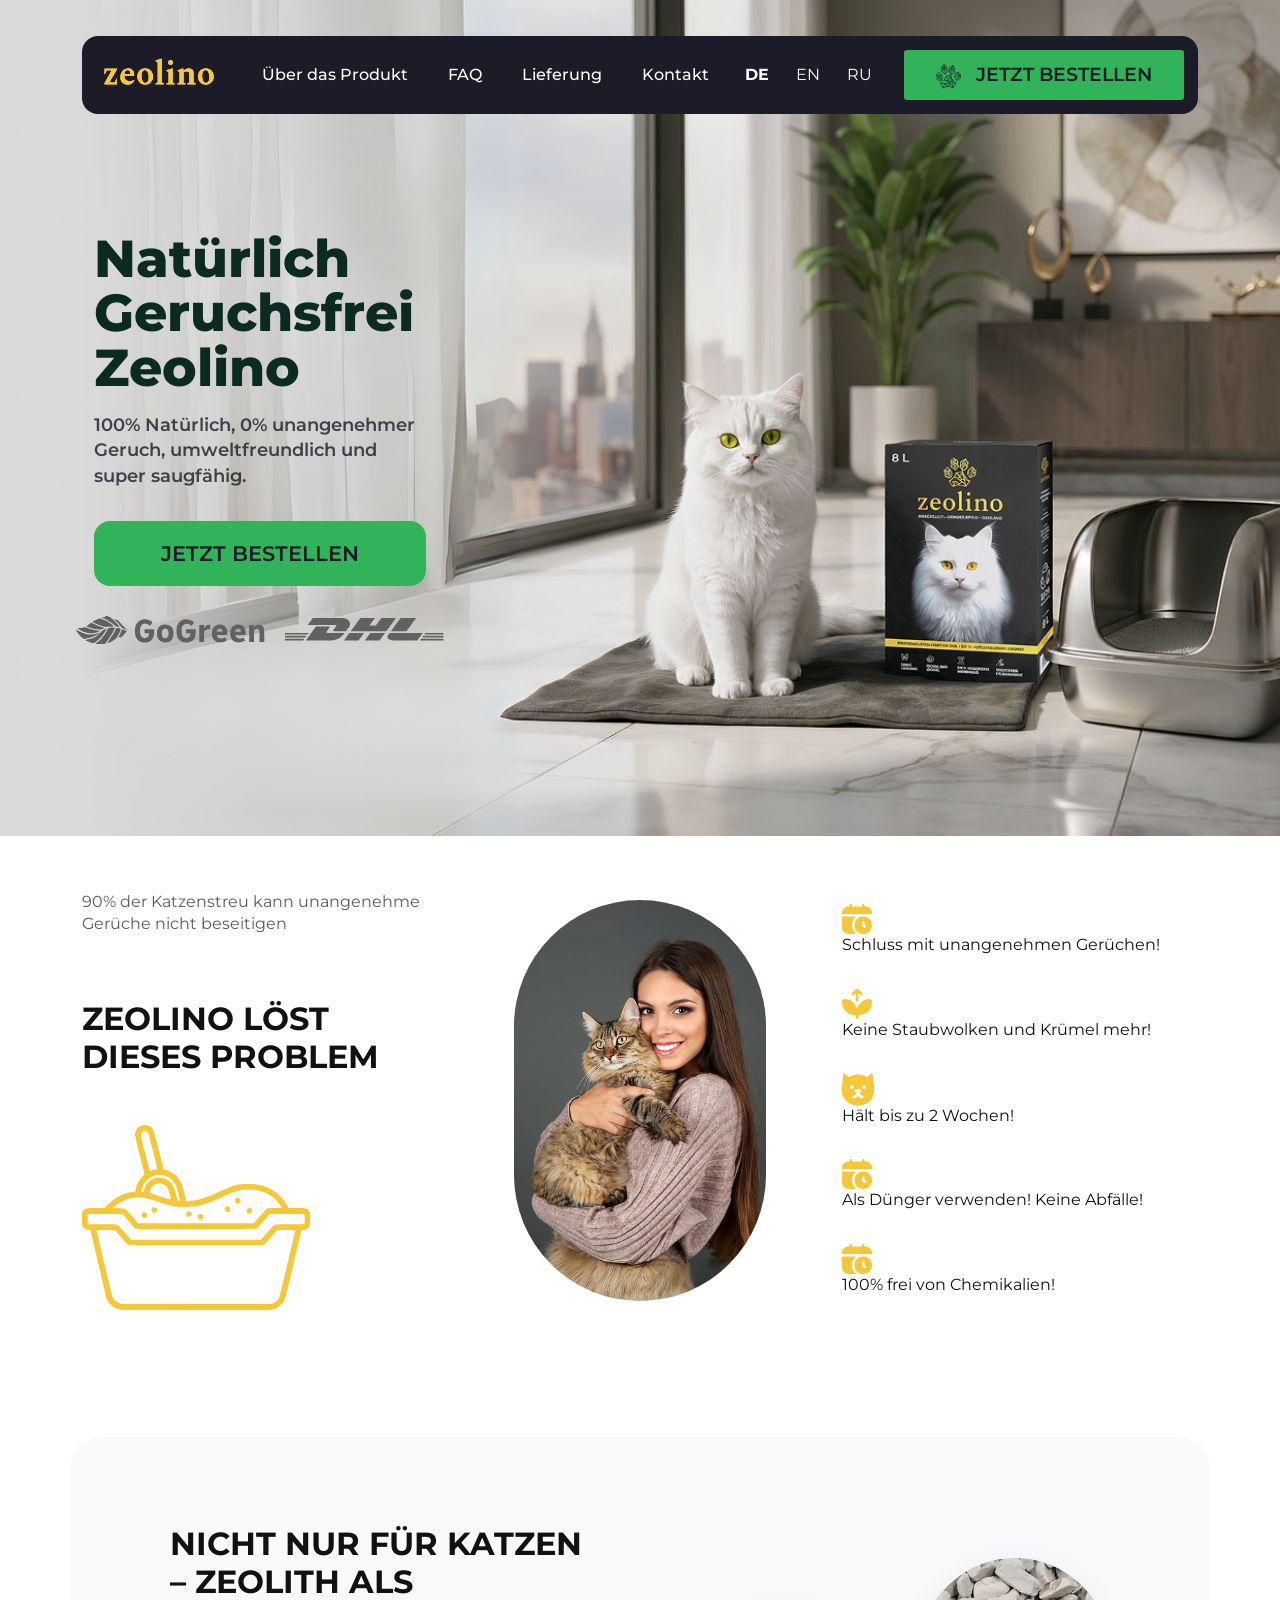
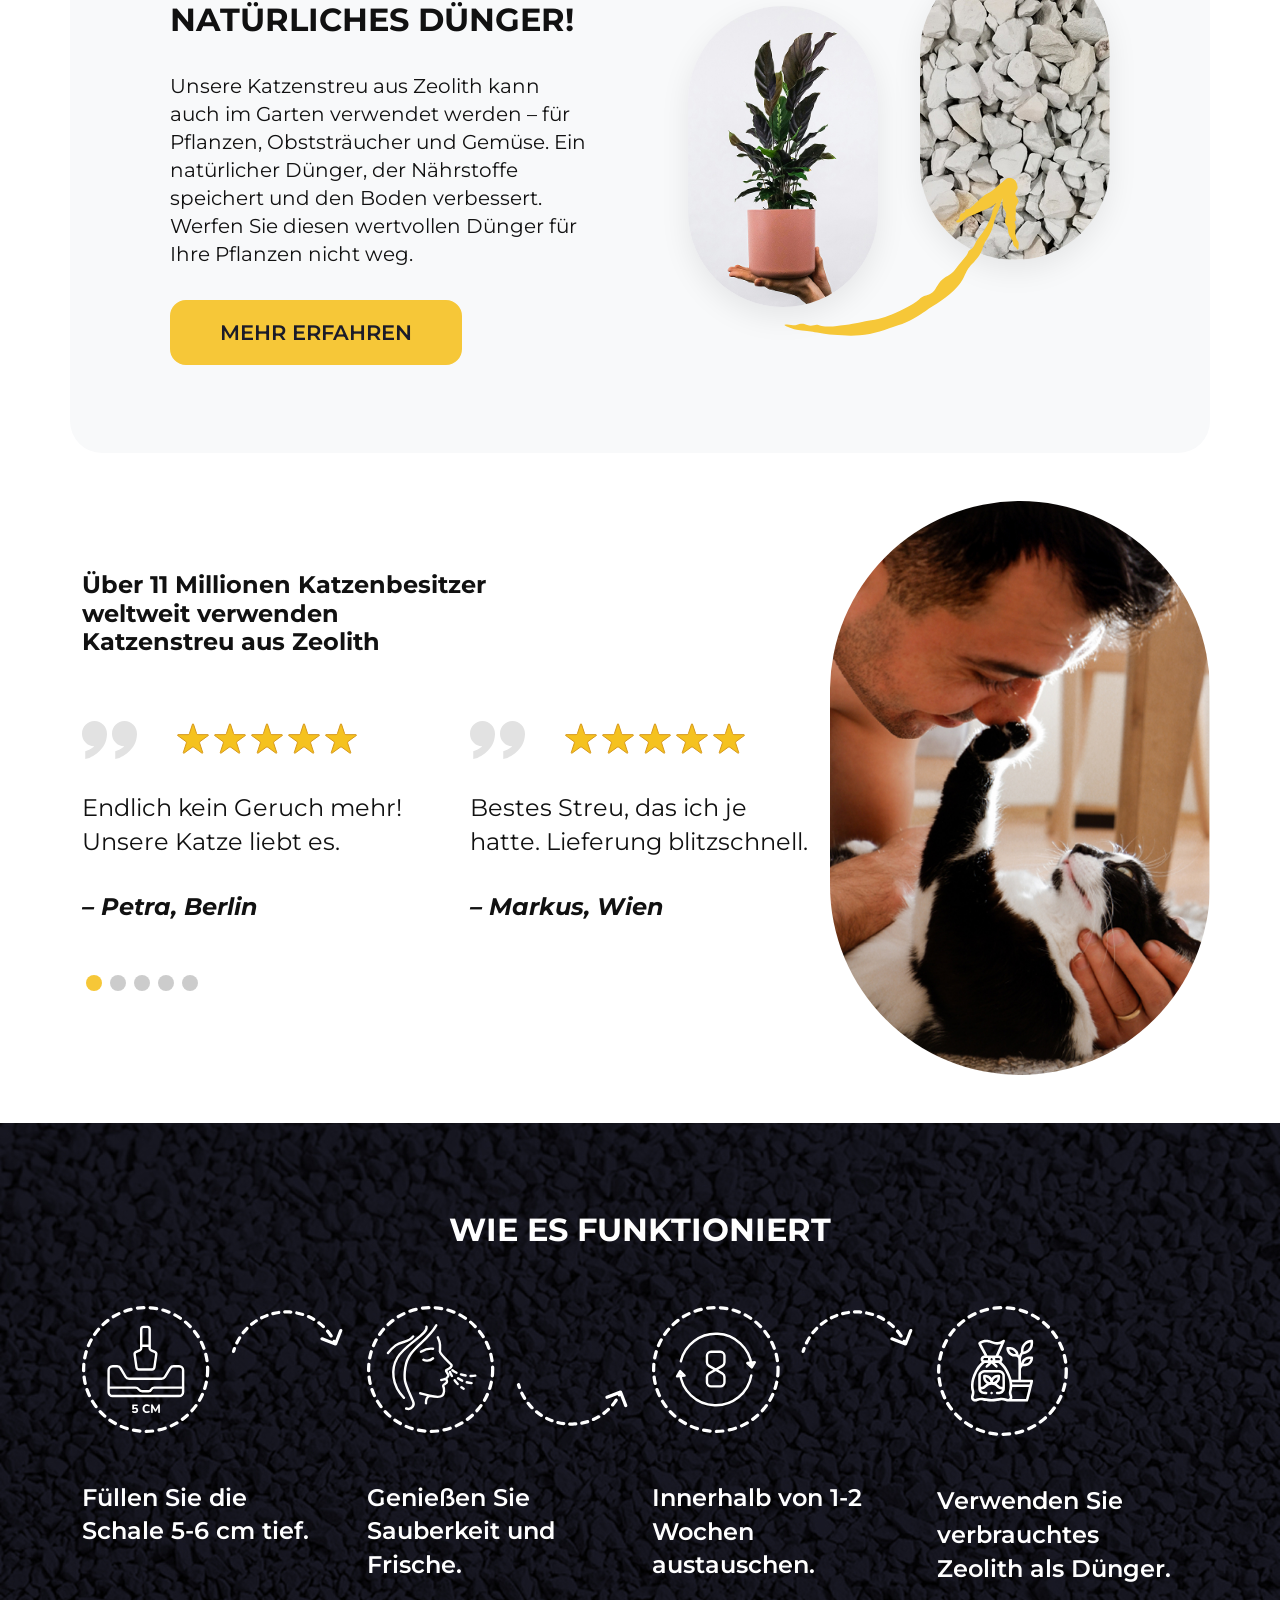
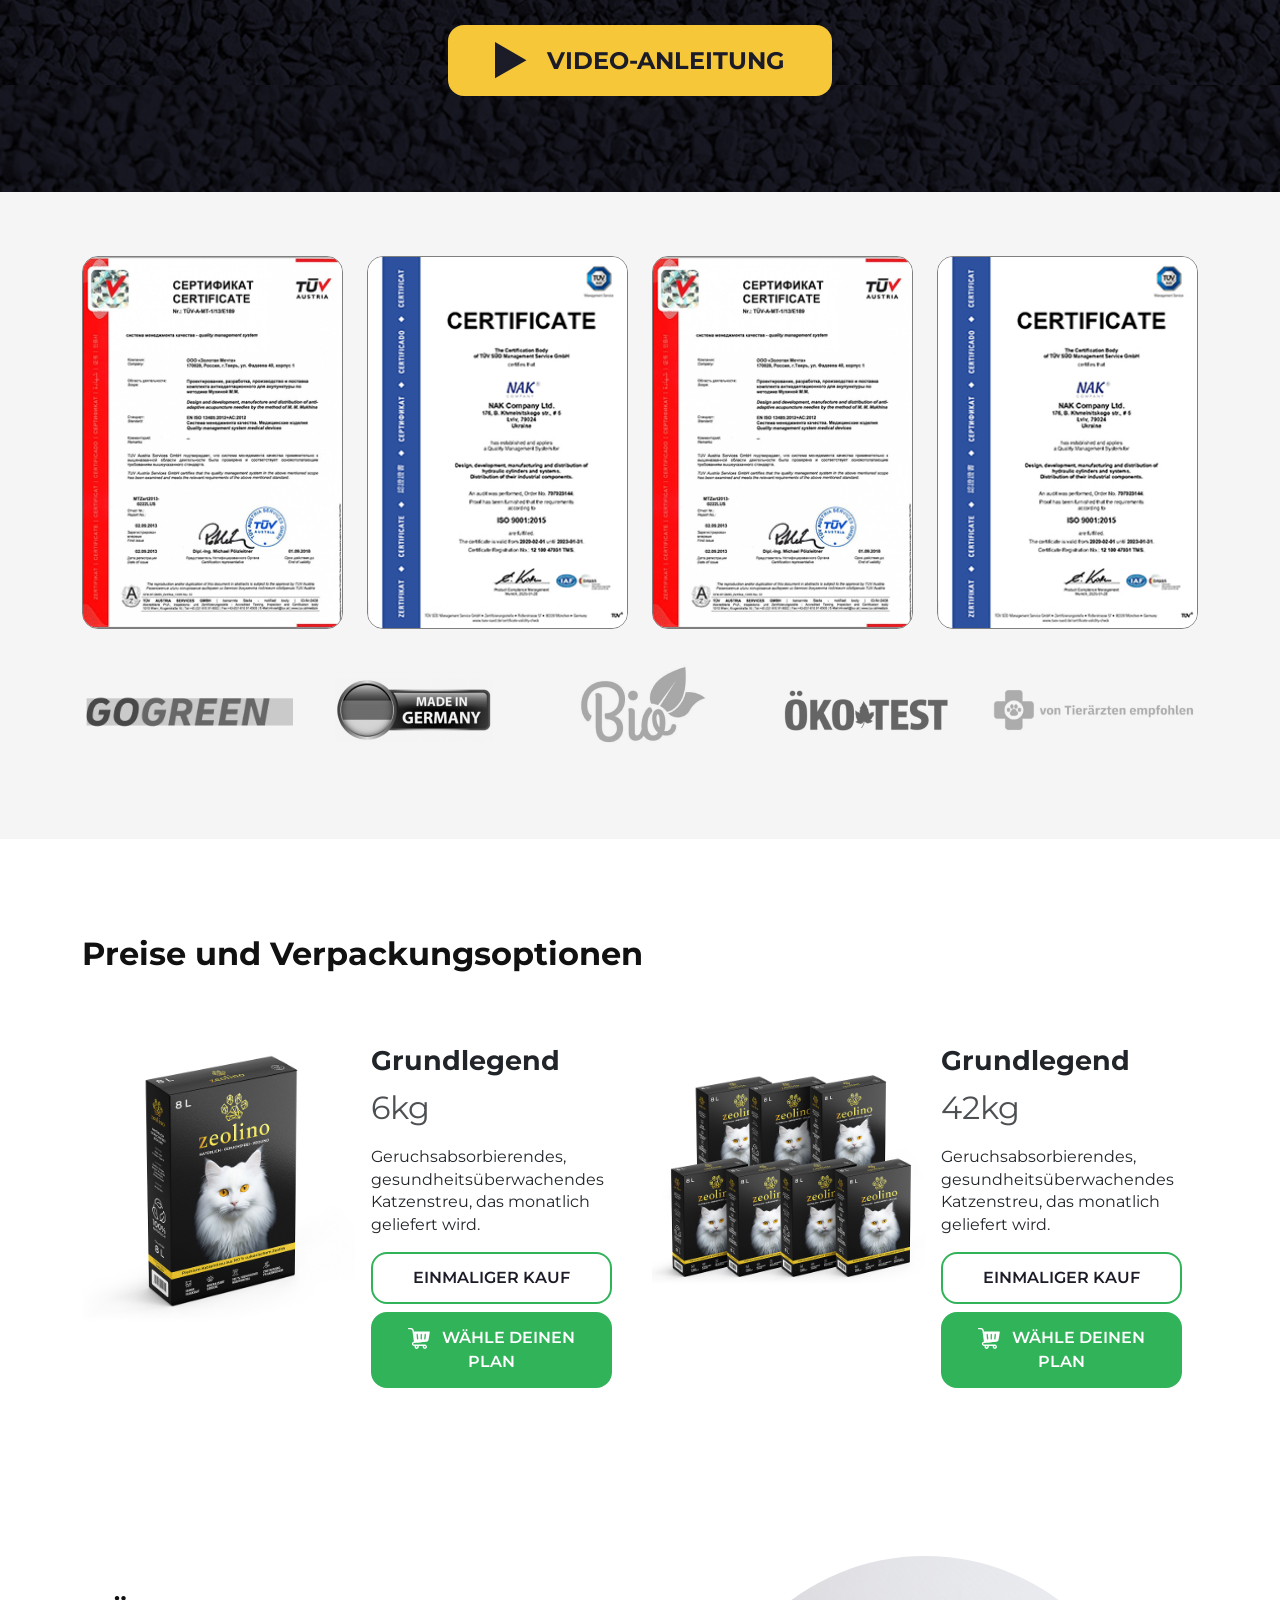
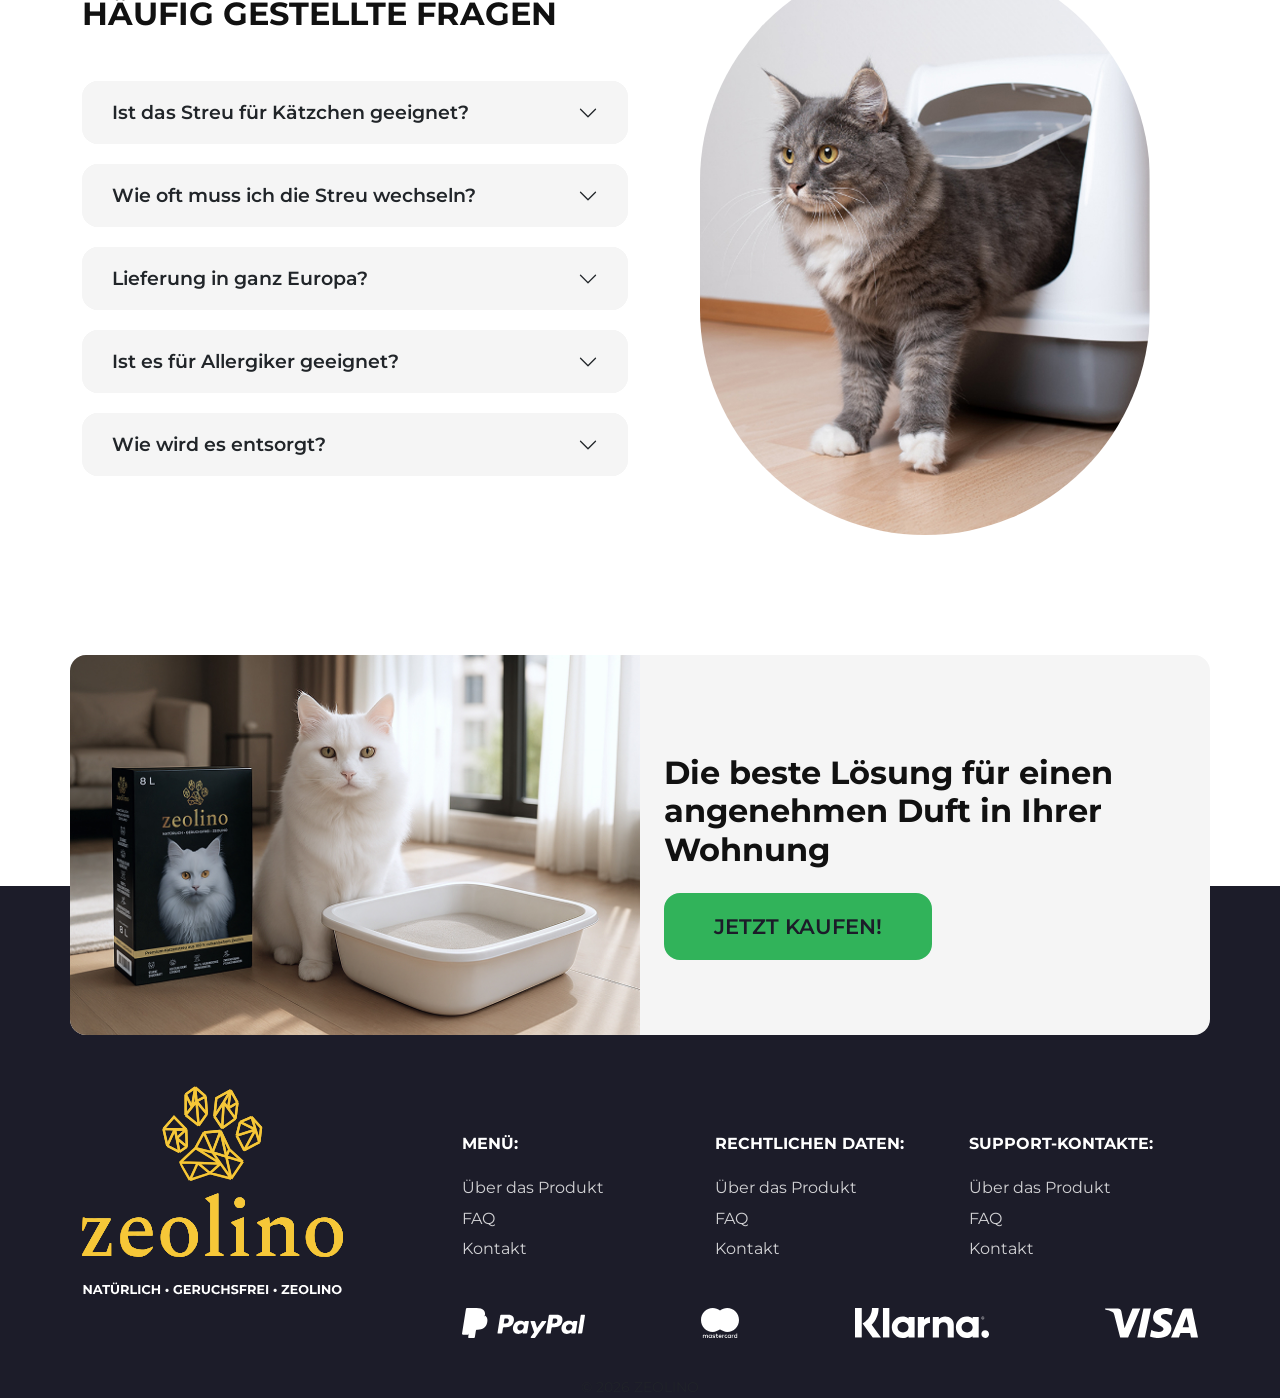
<file: index.html>
<!doctype html>
<html lang="de">

<head>
    <meta charset="utf-8">
    <meta name="viewport" content="width=device-width,initial-scale=1">
    <title>ZEOLINO — 90% der Katzenstreu kann unangenehme Gerüche nicht beseitigen</title>

    <link rel="icon" type="image/png" href="assets/img/favicon-96x96.png" sizes="96x96" />
    <link rel="icon" type="image/svg+xml" href="assets/img/favicon.svg" />
    <link rel="shortcut icon" href="assets/img/favicon.ico" />
    <link rel="apple-touch-icon" sizes="180x180" href="assets/img/apple-touch-icon.png" />
    <link rel="manifest" href="/site.webmanifest" />

    <!-- Bootstrap (local copy from project) -->
    <link rel="stylesheet" href="assets/css/bootstrap.min.css">
    <!-- Google Font Montserrat -->
    <link href="https://fonts.googleapis.com/css2?family=Montserrat:wght@300;400;600;700;800&display=swap"
        rel="stylesheet">

    <!-- Custom styles for ZEOLINO -->
    <link rel="stylesheet" href="assets/css/swiper-bundle.min.css">
    <link rel="stylesheet" href="assets/css/zeolino.css">
</head>

<body>
    <!-- Hero -->
    <section class="hero">

        <!-- Header -->
        <header class="site-header py-3">
            <div class="container">
                <div class="d-flex align-items-center justify-content-between navbar_top_container">

                    <a class="brand d-flex align-items-center text-decoration-none" href="#">
                        <img src="assets/img/logo.svg" alt="ZEOLINO logo" class="logo me-3" width="130" height="38">
                    </a>

                    <!-- Desktop navigation -->
                    <nav class="main-nav d-none d-lg-flex align-items-center gap-4">
                        <a href="#Produkt" class="nav-link mx-2">Über das Produkt</a>
                        <a href="#FAQ" class="nav-link mx-2">FAQ</a>
                        <a href="#Lieferung" class="nav-link mx-2">Lieferung</a>
                        <a href="#Kontakt" class="nav-link mx-2">Kontakt</a>
                    </nav>

                    <div class="d-flex align-items-center gap-3">
                        <div class="btn-group" role="group">
                            <button class="btn btn-primary btn-lang fw-bold">DE</button>
                            <button class="btn btn-primary btn-lang">EN</button>
                            <button class="btn btn-primary btn-lang">RU</button>
                        </div>

                        <a href="#get" class="btn-cta btn-cta-top d-none d-xl-block" class="icon-button">
                            <svg class="button-icon" xmlns="http://www.w3.org/2000/svg" width="41" height="40"
                                fill="none" viewBox="0 0 41 40">
                                <path stroke="currentColor"
                                    d="m39.66 23.114.694-5.77c-1.563-1.768-3.814-4.527-3.814-4.527m3.12 10.297-6.178 3.315m6.178-3.315-1.56-5.149m-4.618 8.464-3.057-5.993m3.057 5.993 4.618-8.464m-7.675 2.471 1.387-5.61m-1.387 5.61 7.675-2.47m-6.288-3.14 4.728-2.01m-4.728 2.01 6.288 3.14m-1.56-5.15 1.56 5.15m-13.6-.623 5.421-3.89m-5.421 3.89-3.184-4.846m3.184 4.846.599-10.712m4.822 6.822.82-6.567m-.82 6.567-2.997-4.24m3.817-2.327L27.966 1.82m2.774 5.068-3.817 2.328m1.043-7.396-5.863 3.22-.788 7.46m6.651-10.68-2.868 4.813m2.868-4.813-1.043 7.396m-5.608 3.283 3.783-5.866m0 0 1.825 2.583m-8.665 2.295-.536-7.173m.536 7.173-3.373 4.75m3.373-4.75-4.256-5.196m3.72-1.977L13.498.639m4.224 3.698-3.72 1.977M13.498.639 9.59 3.476M13.5.64l.503 5.675M13.498.639l-1.34 8.034m-2.57-5.197v8.48m0-8.48 2.568 5.197M9.59 11.956l5.296 4.304M9.59 11.956l2.568-3.283m2.728 7.587-.883-9.947m0 0-1.845 2.36M9.81 17.918l.252 7.077m-.252-7.078-4.98-5.196-4.287 4.973m9.267.224-4.633-.112m4.633.111L5.917 21.52m4.145 3.475L7.036 27.13m3.026-2.136L5.917 21.52m1.12 5.61-4.95-2.55m4.95 2.55-1.12-5.61m-3.83 3.06L.543 17.694m1.544 6.886 3.09-6.774m-4.634-.112 4.634.112m0 0 .74 3.714m11.111-2.36 6.809-.637m-6.809.638-3.435 6.407m3.435-6.407 3.53 8.129m3.279-8.767 3.562 7.556m-3.562-7.556 2.331 10.508m-2.331-10.508-3.278 8.767m6.84-1.211 5.484 5.037M27.4 26.079l-1.23 2.952m6.714 2.085-4.696 7.013m4.696-7.013-6.715-2.085m2.019 9.098-8.7-2.232m8.7 2.232-2.019-9.098m2.019 9.098-4.35-6.18m-4.35 3.948-8.164 2.742m8.164-2.742 4.35-3.949m-4.35 3.95-5.012-4.243m-3.152 6.984c-1.355-2.295-4.028-6.95-3.877-7.205m3.877 7.205 3.152-6.984m-7.029-.22c.151-.256 4.16-4.017 6.147-5.866m-6.147 5.865 7.03.22m-.883-6.085 6.966 1.721m-6.966-1.721 10.244 6.38M20.56 27.29l5.61 1.741m-5.61-1.741 3.278 4.658m0 0-9.362-.293" />
                            </svg>
                            JETZT BESTELLEN
                        </a>

                        <!-- Mobile hamburger button -->
                        <button class="hamburger-btn d-lg-none" type="button" data-bs-toggle="offcanvas"
                            data-bs-target="#mobileOffcanvas" aria-controls="mobileOffcanvas">
                            <span class="burger-line"></span>
                            <span class="burger-line"></span>
                            <span class="burger-line"></span>
                        </button>
                    </div>
                </div>
            </div>
        </header>

        <!-- MOBILE OFFCANVAS MENU -->
        <div class="offcanvas offcanvas-end mobile-menu bg-dark" tabindex="-1" id="mobileOffcanvas">
            <div class="offcanvas-header">
                <h5 class="offcanvas-title text-white"><b>Menü:</b></h5>
                <button type="button" class="btn-close " data-bs-dismiss="offcanvas"></button>
            </div>

            <div class="offcanvas-body">
                <nav class="nav flex-column gap-3">
                    <a class="nav-link mobile-link" href="#Produkt">Über das Produkt</a>
                    <a class="nav-link mobile-link" href="#FAQ">FAQ</a>
                    <a class="nav-link mobile-link" href="#Lieferung">Lieferung</a>
                    <a class="nav-link mobile-link" href="#Kontakt">Kontakt</a>
                </nav>
            </div>
        </div>


        <div class="container">
            <div class="row align-items-center">
                <div class="col-md-6 col-xl-4 p-4 text-center text-md-start">
                    <h1 class="hero-title pt-0 pt-md-5">Natürlich Geruchsfrei Zeolino</h1>
                    <p class="hero-sub py-2">100% Natürlich, 0% unangenehmer Geruch, umweltfreundlich
                        und super saugfähig.</p>
                    <div class="hero-ctas mt-4 d-grid text-center">
                        <a href="#" class="btn-cta animated-element fade-up delay-1">Jetzt bestellen</a>
                    </div>
                    <div class="adw_logos_top pb-5">
                        <img src="./assets/img/adw_logo_01.svg" class="img-fluid"
                            alt="ADW logo featuring stylized gray geometric letterforms and abstract shapes in a minimalist design against a white background, representing a partner or certification mark for the ZEOLINO brand">
                        <img src="./assets/img/adw_logo_02.svg" class="img-fluid" alt="">
                    </div>
                </div>
            </div>
        </div>
    </section>

    <!-- Features -->
    <section id="features" class="features pt-5 pb-5 py-xl-0 ">
        <div class="container">
            <div class="row mb-4">
                <div class="col-lg-4 d-flex flex-column justify-content-center align-items-start">
                    <p class="text-muted fs-6 fs-md-3 text-center text-md-start">90% der Katzenstreu kann unangenehme
                        Gerüche nicht beseitigen</p>
                    <h2 class="fw-bold fs-2 text-uppercase my-md-5 text-center text-md-start">Zeolino löst dieses
                        Problem</h2>
                    <img src="./assets/img/about_img_box.svg"
                        alt="Product box for Zeolino cat litter, displaying pristine white packaging with minimal design elements against a clean background. Box shows environmentally friendly cat litter made from natural zeolite minerals. Design conveys eco-conscious and premium quality messaging"
                        class="d-none d-lg-block">
                </div>

                <div class="col-md-6 col-lg-4 px-1 p-xl-5">
                    <img src="./assets/img/about_bg.jpg" class="about_img  p-md-3 animated-element fade-up delay-1"
                        alt="Fluffy gray cat curiously inspecting a beige litter box filled with white zeolite litter, set against a minimalist home interior with soft natural lighting. The cat appears comfortable and interested, demonstrating natural interaction with the product">
                </div>

                <div class="col-md-6 col-lg-4 d-flex flex-column justify-content-center text-center text-md-start">
                    <div class="d-flex flex-column align-items-center align-items-md-start my-3 fs-6 fs-xl-4 ">
                        <img src="./assets/img/about_icon_01.svg" alt="">
                        Schluss mit unangenehmen Gerüchen!
                    </div>
                    <div class="d-flex flex-column align-items-center align-items-md-start my-3 fs-6 fs-xl-4 ">
                        <img src="./assets/img/about_icon_02.svg" alt="">
                        Keine Staubwolken und Krümel mehr!
                    </div>
                    <div class="d-flex flex-column align-items-center align-items-md-start my-3 fs-6 fs-xl-4 ">
                        <img src="./assets/img/about_icon_03.svg" alt="">
                        Hält bis zu 2 Wochen!
                    </div>
                    <div class="d-flex flex-column align-items-center align-items-md-start my-3 fs-6 fs-xl-4 ">
                        <img src="./assets/img/about_icon_01.svg" alt="">
                        Als Dünger verwenden! Keine Abfälle!
                    </div>
                    <div class="d-flex flex-column align-items-center align-items-md-start my-3 fs-6 fs-xl-4 ">
                        <img src="./assets/img/about_icon_01.svg" alt="">
                        100% frei von Chemikalien!
                    </div>
                </div>

            </div>
        </div>
    </section>

    <!-- Features -->
    <section id="adwantages" class="p-0 py-md-5 px-md-2">
        <div class="container bg-light p-3 rounded-5">
            <div class="row mb-4 p-xl-5 py-4 py-md-0">
                <div
                    class="col-lg-6 d-flex flex-column justify-content-center align-items-start text-center text-md-start px-3 px-md-5">
                    <h2 class="header_fertil pt-4">Nicht nur für Katzen – Zeolith als
                        natürliches Dünger!</h2>
                    <p class="py-3 fs-5">Unsere Katzenstreu aus Zeolith kann auch im Garten verwendet werden –
                        für
                        Pflanzen,
                        Obststräucher und Gemüse. Ein natürlicher Dünger, der Nährstoffe speichert und den Boden
                        verbessert. Werfen
                        Sie diesen wertvollen Dünger für Ihre Pflanzen nicht weg.
                    </p>
                    <a href="#" class="btn-cta btn-gold animated-element fade-up delay-1">Mehr erfahren</a>
                </div>
                <div class="col-lg-6 adw_img_block p-2 p-xl-5">
                    <img src="./assets/img/adw_01.jpg" class="adw_img mt-5"
                        alt="Small potted plant with delicate green leaves emerging from rich soil, sitting on a minimalist white surface, suggesting growth and natural beauty">
                    <img src="./assets/img/adw_02.jpg" class="adw_img mb-5"
                        alt="A vibrant green plant with large leaves, thriving in a modern, minimalist setting. The plant is placed in a stylish pot, showcasing its lush foliage against a clean, white background, conveying a sense of freshness and vitality.">
                    <img src="./assets/img/adw_arrow.svg" class="adw_img_arrow "
                        alt="Green directional arrow pointing right, positioned between two plant photos to indicate sequence or progression. Simple minimalist design on white background suggests natural flow and connectivity">

                </div>
            </div>
        </div>
    </section>


    <section id="testimonials" class="testimonials pb-5">
        <div class="container">
            <div class="row d-flex align-items-center text-center text-md-start">
                <div class="col-lg-8">
                    <h2 class="fw-bold mb-5 fs-4 fs-md-2 mt-5 mt-md-0">Über 11 Millionen Katzenbesitzer<br /> weltweit
                        verwenden<br /> Katzenstreu
                        aus Zeolith
                    </h2>

                    <!-- Swiper -->
                    <div class="swiper mySwiper pt-3">
                        <div class="swiper-wrapper">
                            <div class="swiper-slide">
                                <div class="d-flex justify-content-between mb-3">
                                    <img src="./assets/img/quotes.svg" class=""
                                        alt="Stylized gray double quotation marks indicating a testimonial; two rounded opening-quote shapes side by side, used to emphasize a customer quote in a clean minimal layout; no readable text in the graphic; neutral supportive tone conveying endorsement">
                                </div>
                                <p class="my-3">Endlich kein Geruch mehr! Unsere Katze liebt es.</p>
                                <p class="fw-bold pt-3"><i>– Petra, Berlin</i></p>
                            </div>
                            <div class="swiper-slide">
                                <div class="d-flex justify-content-between mb-3">
                                    <img src="./assets/img/quotes.svg" class=""
                                        alt="Stylized gray double quotation marks indicating a testimonial; two rounded opening-quote shapes side by side, used to emphasize a customer quote in a clean minimal layout; no readable text in the graphic; neutral supportive tone conveying endorsement">
                                </div>
                                <p class="my-3">Bestes Streu, das ich je hatte. Lieferung blitzschnell.</p>
                                <p class="fw-bold pt-3"><i>– Markus, Wien</i></p>
                            </div>

                            <div class="swiper-slide">
                                <div class="d-flex justify-content-between mb-3">
                                    <img src="./assets/img/quotes.svg" class=""
                                        alt="Stylized gray double quotation marks indicating a testimonial; two rounded opening-quote shapes side by side, used to emphasize a customer quote in a clean minimal layout; no readable text in the graphic; neutral supportive tone conveying endorsement">
                                </div>
                                <p class="my-3">Endlich kein Geruch mehr! Unsere Katze liebt es.</p>
                                <p class="fw-bold pt-3"><i>– Petra, Berlin</i></p>
                            </div>

                            <div class="swiper-slide">
                                <div class="d-flex justify-content-between mb-3">
                                    <img src="./assets/img/quotes.svg" class=""
                                        alt="Stylized gray double quotation marks indicating a testimonial; two rounded opening-quote shapes side by side, used to emphasize a customer quote in a clean minimal layout; no readable text in the graphic; neutral supportive tone conveying endorsement">
                                </div>
                                <p class="my-3">Endlich kein Geruch mehr! Unsere Katze liebt es.</p>
                                <p class="fw-bold pt-3"><i>– Petra, Berlin</i></p>
                            </div>

                            <div class="swiper-slide">
                                <div class="d-flex justify-content-between mb-3">
                                    <img src="./assets/img/quotes.svg" class=""
                                        alt="Stylized gray double quotation marks indicating a testimonial; two rounded opening-quote shapes side by side, used to emphasize a customer quote in a clean minimal layout; no readable text in the graphic; neutral supportive tone conveying endorsement">
                                </div>
                                <p class="my-3">Endlich kein Geruch mehr! Unsere Katze liebt es.</p>
                                <p class="fw-bold pt-3"><i>– Petra, Berlin</i></p>
                            </div>

                            <div class="swiper-slide">
                                <div class="d-flex justify-content-between mb-3">
                                    <img src="./assets/img/quotes.svg" class=""
                                        alt="Stylized gray double quotation marks indicating a testimonial; two rounded opening-quote shapes side by side, used to emphasize a customer quote in a clean minimal layout; no readable text in the graphic; neutral supportive tone conveying endorsement">
                                </div>
                                <p class="my-3">Endlich kein Geruch mehr! Unsere Katze liebt es.</p>
                                <p class="fw-bold pt-3"><i>– Petra, Berlin</i></p>
                            </div>
                        </div>
                        <div class="swiper-pagination"></div>
                    </div>



                </div>
                <div class="col-lg-4 px-5 px-lg-0 pt-5 pt-md-0">
                    <img src="./assets/img/testimonials_img.jpg"
                        class="testimonial-img animated-element zoom-in delay-5"
                        alt="A man and a black-and-white cat touch noses as the man gently cradles the cat and the cat raises a paw to his face, indoor living space with a soft rug and wooden chair legs visible in warm natural light, no visible text, warm affectionate and tender mood">
                </div>
            </div>
        </div>
    </section>

    <section class="bg-dark why_block">
        <div class="container py-5">
            <div class="row">
                <div class="col-md-12 text-center mb-4 py-4 text-white">
                    <h2 class="text-uppercase fw-bold pt-3">Wie es funktioniert</h2>
                </div>

                <div class="col-md-3 text-center text-md-start">
                    <div class="why_icon_frame">
                        <img src="./assets/img/icons/why_icon_03.svg" class="img-fluid d-none d-md-block" alt="">
                        <img src="./assets/img/icons/why_icon_01_mob.svg" class="img-fluid d-block d-md-none" alt="">
                    </div>
                    <p class="why_text text-white mt-1 mt-md-5">Füllen Sie die<br /> Schale 5-6 cm tief.</p>
                </div>


                <div class="col-md-3 text-center text-md-start">
                    <div class="why_icon_frame">
                        <img src="./assets/img/icons/why_icon_05.svg" class="img-fluid d-none d-md-block" alt="">
                        <img src="./assets/img/icons/why_icon_02_mob.svg" class="img-fluid d-block d-md-none" alt="">
                    </div>
                    <p class="why_text text-white mt-1 mt-md-5">Genießen Sie Sauberkeit und Frische.</p>
                </div>


                <div class="col-md-3 text-center text-md-start">
                    <div class="why_icon_frame">
                        <img src="./assets/img/icons/why_icon_04.svg" class="img-fluid d-none d-md-block" alt="">
                        <img src="./assets/img/icons/why_icon_03_mob.svg" class="img-fluid d-block d-md-none" alt="">
                    </div>
                    <p class="why_text text-white mt-1 mt-md-5">Innerhalb von 1-2 Wochen austauschen.</p>
                </div>


                <div class="col-md-3 text-center text-md-start">
                    <div class="why_icon_frame">
                        <img src="./assets/img/icons/why_icon_01.svg" class="img-fluid d-none d-md-block" alt="">
                        <img src="./assets/img/icons/why_icon_04_mob.svg" class="img-fluid d-block d-md-none" alt="">
                    </div>
                    <p class="why_text text-white mt-1 mt-md-5">Verwenden Sie verbrauchtes Zeolith als Dünger.</p>
                </div>


                <div class="col-md-12 text-center mb-4 py-4 d-flex justify-content-center align-items-center gap-3">
                    <a type="button" class=" btn-gold btn-video animated-element zoom-in delay-5" type="button"
                        class="btn btn-primary" data-bs-toggle="modal" data-bs-target="#videoModal"> <img
                            src="./assets/img/icons/play_icon.svg" class="img-fluid"
                            alt="play video icon">Video-Anleitung</a>


                </div>
            </div>
        </div>


    </section>


    <section class="bg-certificates py-3">
        <div class="container py-5 ">
            <div class="row">
                <div class="col-6 pb-3 col-md-3">
                    <a href="./assets/img/Certitficate_01.jpg" target="_blank" class="certificate-wrapper">
                        <img src="./assets/img/Certitficate_02.jpg" class="certificate-img" alt="Сертификат">

                        <div class="certificate-overlay">
                            <svg class="overlay-svg-icon" viewBox="0 0 24 24" fill="none"
                                xmlns="http://www.w3.org/2000/svg">
                                <path
                                    d="M11 19C15.4183 19 19 15.4183 19 11C19 6.58172 15.4183 3 11 3C6.58172 3 3 6.58172 3 11C3 15.4183 6.58172 19 11 19Z"
                                    stroke-width="2" stroke-linecap="round" stroke-linejoin="round" />
                                <path d="M21 21L16.65 16.65" stroke-width="2" stroke-linecap="round"
                                    stroke-linejoin="round" />
                            </svg>
                        </div>
                    </a>
                </div>
                <div class="col-6 pb-3 col-md-3">
                    <a href="./assets/img/Certitficate_02.jpg" target="_blank" class="certificate-wrapper">
                        <img src="./assets/img/Certitficate_01.jpg" class="certificate-img" alt="Сертификат">

                        <div class="certificate-overlay">
                            <svg class="overlay-svg-icon" viewBox="0 0 24 24" fill="none"
                                xmlns="http://www.w3.org/2000/svg">
                                <path
                                    d="M11 19C15.4183 19 19 15.4183 19 11C19 6.58172 15.4183 3 11 3C6.58172 3 3 6.58172 3 11C3 15.4183 6.58172 19 11 19Z"
                                    stroke-width="2" stroke-linecap="round" stroke-linejoin="round" />
                                <path d="M21 21L16.65 16.65" stroke-width="2" stroke-linecap="round"
                                    stroke-linejoin="round" />
                            </svg>
                        </div>
                    </a>
                </div>
                <div class="col-6 pb-3 col-md-3">
                    <a href="./assets/img/Certitficate_01.jpg" target="_blank" class="certificate-wrapper">
                        <img src="./assets/img/Certitficate_02.jpg" class="certificate-img" alt="Сертификат">

                        <div class="certificate-overlay">
                            <svg class="overlay-svg-icon" viewBox="0 0 24 24" fill="none"
                                xmlns="http://www.w3.org/2000/svg">
                                <path
                                    d="M11 19C15.4183 19 19 15.4183 19 11C19 6.58172 15.4183 3 11 3C6.58172 3 3 6.58172 3 11C3 15.4183 6.58172 19 11 19Z"
                                    stroke-width="2" stroke-linecap="round" stroke-linejoin="round" />
                                <path d="M21 21L16.65 16.65" stroke-width="2" stroke-linecap="round"
                                    stroke-linejoin="round" />
                            </svg>
                        </div>
                    </a>
                </div>
                <div class="col-6 pb-3 col-md-3">
                    <a href="./assets/img/Certitficate_02.jpg" target="_blank" class="certificate-wrapper">
                        <img src="./assets/img/Certitficate_01.jpg" class="certificate-img" alt="Сертификат">

                        <div class="certificate-overlay">
                            <svg class="overlay-svg-icon" viewBox="0 0 24 24" fill="none"
                                xmlns="http://www.w3.org/2000/svg">
                                <path
                                    d="M11 19C15.4183 19 19 15.4183 19 11C19 6.58172 15.4183 3 11 3C6.58172 3 3 6.58172 3 11C3 15.4183 6.58172 19 11 19Z"
                                    stroke-width="2" stroke-linecap="round" stroke-linejoin="round" />
                                <path d="M21 21L16.65 16.65" stroke-width="2" stroke-linecap="round"
                                    stroke-linejoin="round" />
                            </svg>
                        </div>
                    </a>
                </div>
            </div>


            <div class="bio_logos pt-3">
                <img src="./assets/img/certif_logos_04.png" class="img-fluid" alt="logo Gogreen">
                <img src="./assets/img/certif_logos_03.png" class="img-fluid" alt="logo Made in Germany">
                <img src="./assets/img/certif_logos_01.png" class="img-fluid" alt="Logo bio">

                <img src="./assets/img/certif_logos_02.png" class="img-fluid" alt="logo OKOtest">
                <img src="./assets/img/certif_logos_05.png" class="img-fluid"
                    alt="logo von Tierärzten empfohlen - Professional veterinarian recommended certification symbol">
            </div>
        </div>
    </section>



    <!-- Products -->
    <section id="products" class="products pt-5 bg-white">
        <div class="container py-5">
            <div class="row mb-4">
                <div class="col-lg-12 mb-5">
                    <h2 class="fw-bold">Preise und Verpackungsoptionen</h2>
                </div>

                <div class="col-md-6">
                    <div class="card mb-3 card_product">
                        <div class="row g-0">
                            <div class="col-lg-6">
                                <img src="./assets/img/product_01.jpg" class="img-fluid rounded-start"
                                    alt="A bag of ZEOLINO cat litter displayed on a clean, bright kitchen countertop, emphasizing its eco-friendly packaging and natural ingredients. The product is designed to absorb odors effectively, promoting a fresh and healthy environment for pets and their owners.">
                            </div>
                            <div class="col-lg-6 d-flex align-items-center">
                                <div class="card-body">
                                    <h5 class="card_product_title">Grundlegend</h5>
                                    <p class="card_product_size">6kg</p>
                                    <p class="card_product_text">Geruchsabsorbierendes, gesundheitsüberwachendes
                                        Katzenstreu,
                                        das monatlich geliefert wird.</p>

                                    <div class="d-grid gap-2">
                                        <button class="btn btn-bordered" type="button">Einmaliger Kauf</button>
                                        <button class="btn btn-sell" type="button"><img
                                                src="./assets/img/icons/cart_icon.svg" class="img-fluid"
                                                alt="icon cart"> Wähle deinen
                                            Plan</button>
                                    </div>


                                    </p>
                                </div>
                            </div>
                        </div>
                    </div>
                </div>

                <div class="col-md-6">
                    <div class="card mb-3 card_product">
                        <div class="row g-0">
                            <div class="col-lg-6">
                                <img src="./assets/img/product_02.jpg" class="img-fluid rounded-start"
                                    alt="A bag of ZEOLINO cat litter prominently displayed on a clean, bright kitchen countertop. The eco-friendly packaging highlights the natural ingredients of the product, which is designed to effectively absorb odors, creating a fresh and healthy environment for pets and their owners. The setting conveys a sense of cleanliness and care for the home.">
                            </div>
                            <div class="col-lg-6 d-flex align-items-center">
                                <div class="card-body">
                                    <h5 class="card_product_title">Grundlegend</h5>
                                    <p class="card_product_size">42kg</p>
                                    <p class="card_product_text">Geruchsabsorbierendes, gesundheitsüberwachendes
                                        Katzenstreu,
                                        das monatlich geliefert wird.</p>

                                    <div class="d-grid gap-2">
                                        <button class="btn btn-bordered" type="button">Einmaliger Kauf</button>
                                        <button class="btn btn-sell" type="button"><img
                                                src="./assets/img/icons/cart_icon.svg" class="img-fluid"
                                                alt="icon cart"> Wähle deinen
                                            Plan</button>
                                    </div>


                                    </p>
                                </div>
                            </div>
                        </div>
                    </div>
                </div>

            </div>
        </div>
    </section>

    <section class="pb-5">
        <div class="container">
            <div class="row">
                <div class="col-lg-6 d-flex flex-column justify-content-center ">
                    <h2 class="text-uppercase text-center text-md-start fw-bold mb-5">Häufig gestellte Fragen</h2>
                    <div class="accordion" id="accordionFlushExample">
                        <div class="accordion-item">
                            <h2 class="accordion-header">
                                <button class="accordion-button collapsed" type="button" data-bs-toggle="collapse"
                                    data-bs-target="#flush-collapseOne" aria-expanded="false"
                                    aria-controls="flush-collapseOne">
                                    Ist das Streu für Kätzchen geeignet?
                                </button>
                            </h2>
                            <div id="flush-collapseOne" class="accordion-collapse collapse"
                                data-bs-parent="#accordionFlushExample">
                                <div class="accordion-body">Ja, unsere Katzenstreu ist auch für Kätzchen geeignet. Sie
                                    ist zu 100% natürlich,
                                    staubfrei und ungiftig, was sie besonders sicher für junge Katzen macht.</div>
                            </div>
                        </div>
                        <div class="accordion-item">
                            <h2 class="accordion-header">
                                <button class="accordion-button collapsed" type="button" data-bs-toggle="collapse"
                                    data-bs-target="#flush-collapseTwo" aria-expanded="false"
                                    aria-controls="flush-collapseTwo">
                                    Wie oft muss ich die Streu wechseln?
                                </button>
                            </h2>
                            <div id="flush-collapseTwo" class="accordion-collapse collapse"
                                data-bs-parent="#accordionFlushExample">
                                <div class="accordion-body">Die Streu sollte alle 1-2 Wochen komplett gewechselt werden,
                                    abhängig von der Anzahl
                                    Ihrer Katzen und der Nutzung. Tägliches Entfernen der festen Ausscheidungen
                                    verlängert die Haltbarkeit der Streu.</div>
                            </div>
                        </div>
                        <div class="accordion-item">
                            <h2 class="accordion-header">
                                <button class="accordion-button collapsed" type="button" data-bs-toggle="collapse"
                                    data-bs-target="#flush-collapseThree" aria-expanded="false"
                                    aria-controls="flush-collapseThree">
                                    Lieferung in ganz Europa?
                                </button>
                            </h2>
                            <div id="flush-collapseThree" class="accordion-collapse collapse"
                                data-bs-parent="#accordionFlushExample">
                                <div class="accordion-body">Ja, wir liefern in alle Länder Europas. Die Lieferzeiten und
                                    -kosten variieren je
                                    nach Zielland. Detaillierte Informationen finden Sie im Bestellprozess.</div>
                            </div>
                        </div>

                        <div class="accordion-item">
                            <h2 class="accordion-header">
                                <button class="accordion-button collapsed" type="button" data-bs-toggle="collapse"
                                    data-bs-target="#flush-collapse4" aria-expanded="false"
                                    aria-controls="flush-collapse4">
                                    Ist es für Allergiker geeignet?
                                </button>
                            </h2>
                            <div id="flush-collapse4" class="accordion-collapse collapse"
                                data-bs-parent="#accordionFlushExample">
                                <div class="accordion-body">Ja, unsere Streu ist besonders für Allergiker geeignet, da
                                    sie staubfrei ist und
                                    keine künstlichen Zusätze enthält. Das natürliche Zeolith-Material minimiert
                                    allergische Reaktionen.</div>
                            </div>
                        </div>

                        <div class="accordion-item">
                            <h2 class="accordion-header">
                                <button class="accordion-button collapsed" type="button" data-bs-toggle="collapse"
                                    data-bs-target="#flush-collapse5" aria-expanded="false"
                                    aria-controls="flush-collapse5">
                                    Wie wird es entsorgt?
                                </button>
                            </h2>
                            <div id="flush-collapse5" class="accordion-collapse collapse"
                                data-bs-parent="#accordionFlushExample">
                                <div class="accordion-body">Die gebrauchte Streu kann als natürlicher Dünger im Garten
                                    verwendet werden. Sie ist
                                    zu 100% biologisch abbaubar und eignet sich hervorragend für Pflanzen, Obststräucher
                                    und Gemüse. Alternativ kann sie über den normalen Hausmüll entsorgt werden..</div>
                            </div>
                        </div>

                    </div>


                </div>
                <div class="col-lg-6">
                    <img src="./assets/img/cat_in_toilet.jpg" class="faq_img p-4 p-5"
                        alt="Gray long-haired tabby cat stepping out of a covered white litter box, front paws on a light wood floor, head turned to the left and looking alert; indoor room with a neutral wall and minimal furnishings; no visible text; calm, curious mood.">
                </div>
            </div>

        </div>
    </section>

    <!-- Contact / CTA strip -->
    <section class="cta-strip py-4 ">
        <div class="container z-5">
            <div class="row p-0 ">
                <div class="col-md-6 cta_block rounded-start-4 p-0">
                    <img src="./assets/img/cta_img.jpg" class="img-fluid rounded-start-4"
                        alt="White long-haired cat sitting upright next to a shallow beige litter tray and a standing product box labeled zeolino 8 L on a sunlit hardwood floor in a tidy living room with sheer curtains; cat appears calm and attentive">
                </div>
                <div
                    class="col-md-6 cta_block d-flex flex-column justify-content-center align-items-start p-4 rounded-end-4">

                    <h2 class="my-4 fw-bold">Die beste Lösung für einen angenehmen Duft in Ihrer Wohnung</h2>
                    <a href="#get" class="btn btn-cta">Jetzt kaufen!</a>
                </div>
            </div>
        </div>
    </section>




    <!-- Footer -->
    <footer class="site-footer z-0">
        <div class="container">
            <div class="row d-flex justify-content-between">
                <div class="col-md-3 mb-3">
                    <img src="./assets/img/logo_footer.svg" alt="Zeolino logo white version" class="mb-3 img-fluid">
                </div>


                <div class="col-md-8 offset-md-1 mb-3">
                    <div class="row">
                        <div class="col-md-4 mt-5">
                            <h6 class="fw-bold text-uppercase mb-4">Menü: </h6>
                            <div class="mt-2"><a href="" class="footer-link">Über das Produkt</a><br></div>
                            <div class="mt-2"><a href="" class="footer-link">FAQ</a><br></div>
                            <div class="mt-2"><a href="" class="footer-link">Kontakt</a><br></div>
                        </div>

                        <div class="col-md-4 mt-5">
                            <h6 class="fw-bold text-uppercase mb-4">rechtlichen Daten: </h6>
                            <div class="mt-2"><a href="" class="footer-link">Über das Produkt</a><br></div>
                            <div class="mt-2"><a href="" class="footer-link">FAQ</a><br></div>
                            <div class="mt-2"><a href="" class="footer-link">Kontakt</a><br></div>
                        </div>

                        <div class="col-md-4 mt-5">
                            <h6 class="fw-bold text-uppercase mb-4">Support-Kontakte: </h6>
                            <div class="mt-2"><a href="" class="footer-link">Über das Produkt</a><br></div>
                            <div class="mt-2"><a href="" class="footer-link">FAQ</a><br></div>
                            <div class="mt-2"><a href="" class="footer-link">Kontakt</a><br></div>
                        </div>

                        <div class="col-md-12 mt-5 d-flex justify-content-between">
                            <img src="./assets/img/payment_logo_04.svg" class="img_payment" alt="">
                            <img src="./assets/img/payment_logo_03.svg" class="img_payment" alt="">
                            <img src="./assets/img/payment_logo_02.svg" class="img_payment" alt="">
                            <img src="./assets/img/payment_logo_01.svg" class="img_payment" alt="">
                        </div>

                    </div>
                </div>



            </div>
            <div class="text-center small text-muted mt-4">© <span id="year"></span> ZEOLINO</div>
        </div>
    </footer>


    <!-- Модальное окно -->
    <div class="modal fade" id="videoModal" tabindex="-1" aria-labelledby="videoModalLabel" aria-hidden="true">
        <div class="modal-dialog modal-dialog-centered modal-lg">
            <div class="modal-content border-0 bg-dark">
                <div class="modal-body p-0">
                    <!-- Видеофрейм -->
                    <div class="ratio ratio-16x9">
                        <iframe id="videoFrame" src="" title="YouTube video" allow="autoplay; encrypted-media"
                            allowfullscreen></iframe>
                    </div>
                </div>
                <button type="button" class="btn-close btn-close-white position-absolute top-0 end-0 m-3"
                    data-bs-dismiss="modal" aria-label="Close"></button>
            </div>
        </div>
    </div>


    <script>
        // set year
        document.getElementById('year').textContent = new Date().getFullYear();
        // simple mobile menu toggle
        document.addEventListener('click', function (e) {
            if (e.target.closest('.hamburger')) {
                const nav = document.querySelector('.main-nav');
                if (nav) nav.classList.toggle('d-none');
            }
        });
    </script>


    <script src="assets/js/bootstrap.bundle.min.js"></script>
    <script src="assets/js/swiper-bundle.min.js"></script>


    <!-- Initialize Swiper -->
    <script>
        var swiper = new Swiper(".mySwiper", {
            slidesPerView: 2,
            spaceBetween: 40,
            autoplay: {
                delay: 2500,
                disableOnInteraction: false,
            },
            pagination: {
                el: ".swiper-pagination",
                clickable: true,
            },
        });
    </script>
    <script>
        // 1. Получаем все элементы, которые нужно анимировать
        const animatedElements = document.querySelectorAll('.animated-element');

        // 2. Настройки Intersection Observer
        const observerOptions = {
            root: null, // Наблюдаем относительно viewport (окна браузера)
            rootMargin: '0px 0px -100px 0px', // Элемент будет считаться видимым на 100px раньше, чем он достигнет нижней границы
            threshold: 0.1 // Срабатывает, когда 10% элемента становится видимым
        };

        // 3. Создаем Observer
        const observer = new IntersectionObserver((entries, observer) => {
            entries.forEach(entry => {
                // Если элемент стал видимым
                if (entry.isIntersecting) {
                    // Добавляем класс, запускающий CSS-анимацию
                    entry.target.classList.add('is-visible');
                    // Опционально: прекращаем наблюдение за элементом после первого появления
                    observer.unobserve(entry.target);
                }
            });
        }, observerOptions);

        // 4. Начинаем наблюдение за всеми элементами
        animatedElements.forEach(element => {
            observer.observe(element);
        });
    </script>

    <script>
        // Автоматически вставляем ссылку и останавливаем видео при закрытии
        const videoModal = document.getElementById('videoModal');
        const videoFrame = document.getElementById('videoFrame');
        const videoSrc = "https://www.youtube.com/embed/dQw4w9WgXcQ";


        videoModal.addEventListener('show.bs.modal', () => {
            videoFrame.src = videoSrc;
        });

        videoModal.addEventListener('hidden.bs.modal', () => {
            videoFrame.src = "";
        });
    </script>

    <script>
        document.addEventListener("DOMContentLoaded", function () {

            const hamburger = document.querySelector(".hamburger-btn");
            const offcanvas = document.getElementById("mobileOffcanvas");
            const bsOffcanvas = new bootstrap.Offcanvas(offcanvas);

            /* Toggle hamburger animation */
            offcanvas.addEventListener("show.bs.offcanvas", () => {
                hamburger.classList.add("active");
            });

            offcanvas.addEventListener("hidden.bs.offcanvas", () => {
                hamburger.classList.remove("active");
            });

            /* Auto-close on link click */
            document.querySelectorAll(".mobile-link").forEach(link => {
                link.addEventListener("click", () => {
                    bsOffcanvas.hide();
                });
            });

        });
    </script>



</body>

</html>
</file>
<file: assets/css/zeolino.css>
/* ZEOLINO custom styles — Montserrat is loaded in the page head */
:root {
  --brand: #1e6f5c;
  --accent: #31B35A;
  --muted: #6b7280;
  --bg: #ffffff;
  --text: #1C1C29;
  --gold: #F6C738;
  --hero-img: url('../img/hero-placeholder.jpg');
  --hero-img-mob: url('../img/hero-placeholder_mob.jpg');
}

* {
  box-sizing: border-box
}

body {
  font-family: 'Montserrat', system-ui, -apple-system, Segoe UI, Roboto, 'Helvetica Neue', Arial;
  line-height: 1.4;
  color: #111;
  background: var(--bg)
}

.site-header {
  background: transparent
}

.navbar_top_container {
  background: #1C1C29;
  padding: 12px 12px;
  border-radius: 16px;
  color: #fff;
  margin-bottom: 30px;
}

.nav-link {
  color: #fff !important;
  font-weight: 500;
}

.main-nav .nav-link {
  color: #222;
  text-decoration: none;
  font-weight: 500
}

.main-nav .nav-link:hover {
  opacity: 0.7;
}


/* Hamburger button */
.hamburger-btn {
  width: 32px;
  height: 24px;
  border: none;
  background: none;
  padding: 0;
  display: flex;
  flex-direction: column;
  justify-content: space-between;
  cursor: pointer;
  padding-right: 6px;
}

.offcanvas .btn-close {
  --bs-btn-close-bg: url("data:image/svg+xml,%3csvg xmlns='http://www.w3.org/2000/svg' viewBox='0 0 16 16' fill='%23fff'%3e%3cpath d='M.293.293a1 1 0 0 1 1.414 0L8 6.586 14.293.293a1 1 0 1 1 1.414 1.414L9.414 8l6.293 6.293a1 1 0 0 1-1.414 1.414L8 9.414l-6.293 6.293a1 1 0 0 1-1.414-1.414L6.586 8 .293 1.707a1 1 0 0 1 0-1.414'/%3e%3c/svg%3e");
}



.burger-line {
  height: 3px;
  background: #F6C738;
  border-radius: 2px;
  transition: 0.3s ease;
}

/* Animate to X when offcanvas is open */
.hamburger-btn.active .burger-line:nth-child(1) {
  transform: translateY(9px) rotate(45deg);
}

.hamburger-btn.active .burger-line:nth-child(2) {
  opacity: 0;
}

.hamburger-btn.active .burger-line:nth-child(3) {
  transform: translateY(-9px) rotate(-45deg);
}

/* Offcanvas styling */
.mobile-menu {
  width: 260px;
  background: #fff;
  padding: 20px;
}

.mobile-menu .nav-link {
  font-size: 1.1rem;
  padding: 10px 0;
}

/* Dark overlay */
.offcanvas-backdrop {
  background-color: rgba(0, 0, 0, 0.5);
}

.adw_logos_top {
  display: flex;
  justify-content: center;
  gap: 20px;
  margin-top: 30px;
  align-items: center;
}

@media(max-width:767.98px) {
  .adw_logos_top {
    display: grid;
    grid-template-columns: 1fr 1fr;
  }

  .btn-cta {
    width: 100%;
  }
}

.btn-cta {
  padding: 1rem 3rem;
  text-transform: uppercase;
  text-decoration: none;
  font-size: 1.3rem;
  border-radius: 16px;
  background-color: var(--accent);
  color: var(--text);
}

.btn-cta {
  transition: all 0.3s ease;
  font-weight: 600;
  border: 2px solid var(--accent);
}

.btn-cta-top {
  padding: 0.7rem 2rem;
  font-size: 1.2rem;
  border-radius: 5px;
  border: 2px solid var(--text);
  display: flex;
}

.button-icon {
  width: 25px;
  height: 25px;
  margin-right: 10px;
}


.btn-lang {
  background: none;
  border-color: var(--text);
  border-radius: 0px;
  border: 2px solid var(--text);
}

.btn-lang:hover {
  background-color: var(--gold);
  color: var(--text);
  border: 2px solid var(--gold);
}

.header_fertil {
  font-size: 2rem;
  font-weight: 700;
  margin-bottom: 1rem;
  text-transform: uppercase;
}

@media(max-width:1024px) {
  .header_fertil {
    font-size: 1.4rem;
  }
}


@media(max-width:767.98px) {
  .btn-lang {
    padding: 0px 2px;
  }
}



.btn-cta:hover {
  background-color: var(--text);
  color: #fff;
  border: 2px solid var(--accent);
}

.btn-gold {
  background-color: var(--gold);
  border: 2px solid var(--gold);
  color: var(--text);
}

.hero {
  padding: 80px 0;
  background-image: var(--hero-img);
  background-size: cover;
  background-position: center;
}

@media(max-width:767.98px) {
  .hero {
    background-image: var(--hero-img-mob);
    min-height: 850px;
  }
}



.hero-title {
  font-size: 2.5rem;
  line-height: 1.05;
  margin-bottom: .6rem;
  font-weight: 800;
  color: #0b2b22
}

.hero-sub {
  color: var(--text);
  font-size: 1.125rem;
  margin-bottom: 1rem;
  opacity: 0.8;
  font-weight: 600;
}

@media (max-width:575.98px) {
  .hero-sub {
    font-size: 1rem;
    font-weight: 400;
  }
}

.hero-ctas .btn {
  min-width: 160px
}

.hero-features .feature {
  font-weight: 600;
  color: var(--muted);
  background: rgba(0, 0, 0, 0.03);
  padding: .45rem .75rem;
  border-radius: 8px
}

.hero-media {
  display: flex;
  justify-content: center
}

.hero-image {
  max-width: 520px;
  border-radius: 16px;
  box-shadow: 0 10px 30px rgba(17, 17, 17, 0.08)
}

.adw_img_block {
  display: flex;
  justify-content: space-between;
  align-items: center;
  position: relative;
}

.adw_img {
  width: 45%;
  border-radius: 356px;
  box-shadow: 0 10px 30px rgba(17, 17, 17, 0.08)
}

.adw_img_arrow {
  position: absolute;
  bottom: -50px;
  left: 50%;
  /* 2. Смещаем элемент обратно на половину его собственной ширины/высоты */
  transform: translate(-50%, -50%);
}


/* Responsive tweaks to approach pixel-perfect at common breakpoints */
@media(min-width:992px) {
  .hero {
    padding-top: 20px;
    padding-bottom: 120px
  }

  .hero-title {
    font-size: 3.25rem
  }
}

@media(max-width:991.98px) {
  .main-nav {
    display: none !important
  }

  .hero {
    padding: 10px 0
  }

  .hero-title {
    font-size: 1.75rem
  }

  .hero-image {
    max-width: 420px
  }
}


.about_img {
  width: 100%;
  border-radius: 250px;
}


/* small utilities */
.rounded-24 {
  border-radius: 24px
}

/* Features */
.features {
  background: transparent
}

.feature-card {
  background: #fff;
  border: 1px solid rgba(15, 23, 42, 0.04)
}

.feature-icon {
  font-size: 32px
}

/* Products */
.product-card img {
  height: 160px;
  object-fit: cover
}

.product-card h3 {
  margin-bottom: .25rem
}

/* Footer */
.site-footer {
  background: #1C1C29;
  color: #fff;
  padding-top: 200px;
}



@media(max-width:767.98px) {
  .feature-card {
    text-align: center
  }

  .product-card img {
    height: 140px
  }

  .img_payment {
    max-width: 80px;
  }

  .why_icon_frame {
    display: flex;
    justify-content: center;
  }
}

/* Testimonials Section */
.testimonials {
  position: relative;
  overflow: hidden;
}

.testimonial-quote p {
  font-size: 1.5rem;
  line-height: 1.4;
  margin-bottom: 2rem;
  font-weight: 500;
}

.testimonial-img {
  width: 100%;
  border-radius: 306px;
}

.swiper {
  width: 100%;
  min-height: 300px;
}

.swiper-slide {
  font-size: 24px;
  display: flex;
  justify-content: center;
  align-items: flex-start;
  flex-direction: column;
  flex-wrap: nowrap;
}

@media (max-width: 768px) {
  .swiper-slide {
    font-size: 18px;
  }
}

.swiper-slide img {
  display: block;
  width: 100%;
  height: 100%;
  object-fit: cover;
}

.why_block {
  background: var(--text);
  background-image: url(../img/why_img.jpg);
  background-size: contain;
}

.why_text {
  font-size: 1.5rem;
  font-weight: 600;
  padding-right: 20px;
}


@media(max-width:600px) {
  .why_text {
    font-size: 1.2rem;
    font-weight: 400;
    padding-right: 0px;
    padding-bottom: 30px;
  }
}

.btn-video {
  transition: background-color 240ms cubic-bezier(.2, .9, .2, 1), color 240ms cubic-bezier(.2, .9, .2, 1), transform 180ms ease, box-shadow 240ms cubic-bezier(.2, .9, .2, 1);
  will-change: transform, background-color;
  text-transform: uppercase;
  font-weight: 700;
  padding: 15px 45px;
  font-size: 1.5rem;
  border-radius: 16px;
  text-decoration: none;
  display: flex;
  align-items: center;
  justify-content: center;
  gap: 20px;
  max-width: max-content;
}

.btn-video:hover {
  background-color: var(--accent);
  color: #fff;
  border: 2px solid var(--accent);
}

.bio_logos {
  display: grid;
  grid-template-columns: repeat(auto-fit, minmax(120px, 1fr));
  gap: 15px;
  align-items: center;
  justify-items: center;
  padding: 15px 0;
}

.bio_logos img {
  max-width: 100%;
  height: auto;
  object-fit: contain;
}

@media(max-width:767.98px) {
  .btn-video {
    text-transform: uppercase;
    padding: 9px 24px;
    font-size: 1.1rem;
    border-radius: 16px;
    text-decoration: none;
    display: flex;
    align-items: center;
    justify-content: space-between;
    gap: 20px;
    max-width: max-content;
  }

  .bio_logos {
    display: grid;
    justify-items: stretch;
    grid-template-columns: 1fr 1fr;
    gap: 20px;
  }
}






.certificate-img {
  width: 100%;
  border-radius: 16px;
  border: 1px solid #7F7F7F;
}

.bg-certificates {
  background: #F5F5F5;
}

.card_product {
  border: none;
}

.card_product_title {
  font-weight: 700;
  font-size: 1.7rem;
}

.card-product-text {
  font-size: 1rem;
  color: var(--muted);
}

.card_product_size {
  font-size: 2rem;
  font-weight: 400;
  opacity: 0.8;
}

.btn-bordered {
  background: none;
  border: 2px solid var(--accent);
  color: var(--text);
  padding: 12px 10px;
  border-radius: 16px;
  font-weight: 600;
  text-decoration: none;
  text-transform: uppercase;
}

.btn-sell {
  background-color: var(--accent);
  border: 2px solid var(--accent);
  color: #fff;
  padding: 12px 10px;
  border-radius: 16px;
  font-weight: 600;
  text-decoration: none;
  text-transform: uppercase;
}

.btn-bordered:hover {
  background-color: var(--accent);
  color: #fff;
}

.btn-sell:hover {
  background-color: var(--gold);
  border: 2px solid var(--gold);
}

.faq_img {
  width: 100%;
  border-radius: 300px;
}

.cta-strip {
  margin-bottom: -173px;
}

.accordion-flush>.accordion-item {
  background: #F5F5F5;
}

.cta_block {
  background: #F5F5F5;
  z-index: 100;
}

.footer-link {
  color: #fff;
  text-decoration: none;
  opacity: 0.8;
}

.accordion-button {
  position: relative;
  display: flex;
  align-items: center;
  width: 100%;
  padding: 20px 30px;
  font-size: 1.2rem;
  font-weight: 600;
  color: var(--bs-accordion-btn-color);
  text-align: left;
  background-color: var(--bs-accordion-btn-bg);
  border: 0;
  border-radius: 16px;
  overflow-anchor: none;
  transition: var(--bs-accordion-transition);
}


.accordion-item:first-of-type>.accordion-header .accordion-button {
  border-top-left-radius: 16px;
  border-top-right-radius: 16px;
}

.accordion-item:first-of-type {
  border-top-left-radius: 16px;
  border-top-right-radius: 16px;
  border-bottom-left-radius: 16px;
  border-bottom-right-radius: 16px;
}

.accordion-button:focus {
  background-color: var(--text);
  color: #fff;
  border-radius: 16px;
}

.accordion-item:not(:first-of-type) {
  border-top: 0;
  margin: 20px 0px;
  border-radius: 16px;
}

.accordion-button:hover {
  background: var(--text);
  color: #fff;
}


.accordion {
  --bs-accordion-color: var(--text);
  --bs-accordion-bg: #F5F5F5;
  --bs-accordion-border-color: #fff;
  --bs-accordion-border-width: 0px;
  --bs-accordion-border-radius: 16px;
  --bs-accordion-inner-border-radius: 16px;
  --bs-accordion-btn-padding-x: 1.35rem;
  --bs-accordion-btn-padding-y: 1rem;
  --bs-accordion-btn-color: var(--bs-body-color);
  --bs-accordion-btn-bg: var(--bs-accordion-bg);

  --bs-accordion-btn-icon: url(data:image/svg+xml,%3csvg xmlns='http://www.w3.org/2000/svg' viewBox='0 0 16 16' fill='none' stroke='%23212529' stroke-linecap='round' stroke-linejoin='round'%3e%3cpath d='m2 5 6 6 6-6'/%3e%3c/svg%3e);

  --bs-accordion-btn-icon-width: 1.25rem;
  --bs-accordion-btn-icon-transform: rotate(-180deg);
  --bs-accordion-btn-icon-transition: transform 0.2s ease-in-out;


  --bs-accordion-btn-active-icon: url("data:image/svg+xml,%3Csvg xmlns='http://www.w3.org/2000/svg' viewBox='0 0 16 16' fill='none' stroke='%23fff' stroke-width='1' stroke-linecap='round'%3E%3Cline x1='8' y1='3' x2='8' y2='13'/%3E%3Cline x1='3' y1='8' x2='13' y2='8'/%3E%3C/svg%3E");

  --bs-accordion-body-padding-x: 2.25rem;
  --bs-accordion-body-padding-y: 1rem;
  --bs-accordion-active-color: #333;
  --bs-accordion-active-bg: var(--gold);
}

/* 1. Стили контейнера (родителя) */
.certificate-wrapper {
  position: relative;
  /* Ключевое свойство для позиционирования наложения */
  display: block;
  overflow: hidden;
  cursor: pointer;
}

/* 2. Стили изображения */
.certificate-img {
  display: block;
  width: 100%;
  height: auto;
  transition: transform 0.3s ease;
  /* Плавное увеличение */
}

/* 3. Стили зеленого наложения (оверлея) */
.certificate-overlay {
  position: absolute;
  top: 0;
  left: 0;
  width: 100%;
  height: 100%;
  /* Зеленый цвет с прозрачностью (85%) */
  background-color: rgba(49, 179, 90, 1);
  opacity: 0;
  display: flex;
  /* Для центрирования иконки */
  justify-content: center;
  border-radius: 16px;
  align-items: center;
  transition: opacity 0.3s ease;
  /* Плавное появление */
}

/* 4. Стили встроенной SVG-иконки */
.overlay-svg-icon {
  width: 60px;
  height: 60px;
  stroke: white;
  fill: none;
  opacity: 0;
  transform: scale(0.5);
  transition: transform 0.3s ease, opacity 0.3s ease;
}

.certificate-wrapper:hover .certificate-overlay {
  opacity: 1;
}

.certificate-wrapper:hover .overlay-svg-icon {
  opacity: 1;
  transform: scale(1);
}

/* Опционально: Эффект небольшого увеличения изображения */
.certificate-wrapper:hover .certificate-img {
  transform: scale(1);
}


/* 1. Начальные (скрытые) стили */
.animated-element {
  opacity: 0;
  transition:
    opacity 0.6s ease-out,
    transform 0.6s ease-out;
}

/* 2. Определяем анимацию "Fade Up" (подъем) */
.fade-up {
  transform: translateY(20px);
}

/* 3. Определяем анимацию "Fade In" (простое появление) */
.fade-in {
  transform: translateY(0);
}

/* Добавьте больше классов задержки в ваш CSS */
.delay-1 {
  transition-delay: 0.1s;
}

.delay-2 {
  transition-delay: 0.2s;
}

.delay-3 {
  transition-delay: 0.3s;
}

.delay-4 {
  transition-delay: 0.4s;
}

.delay-5 {
  transition-delay: 0.5s;
}

/* Начальное состояние для выезда слева */
.slide-left {
  opacity: 0;
  /* Сдвиг влево на 50px */
  transform: translateX(-50px);
}

/* Активное состояние (общий класс .is-visible) */
.animated-element.is-visible.slide-left {
  opacity: 1;
  /* Возвращаем в исходное положение */
  transform: translateX(0);
}

/* Начальное состояние для увеличения */
.zoom-in {
  opacity: 0;
  /* Уменьшаем масштаб до 80% */
  transform: scale(0.8);
}

/* Активное состояние (общий класс .is-visible) */
.animated-element.is-visible.zoom-in {
  opacity: 1;
  /* Возвращаем к нормальному масштабу */
  transform: scale(1);
}

/* 5. Конечный (активный) стиль, который добавляется при прокрутке */
.animated-element.is-visible {
  opacity: 1;
  transform: translateY(0);
  /* Возвращаем элемент в исходное положение */
}
</file>
